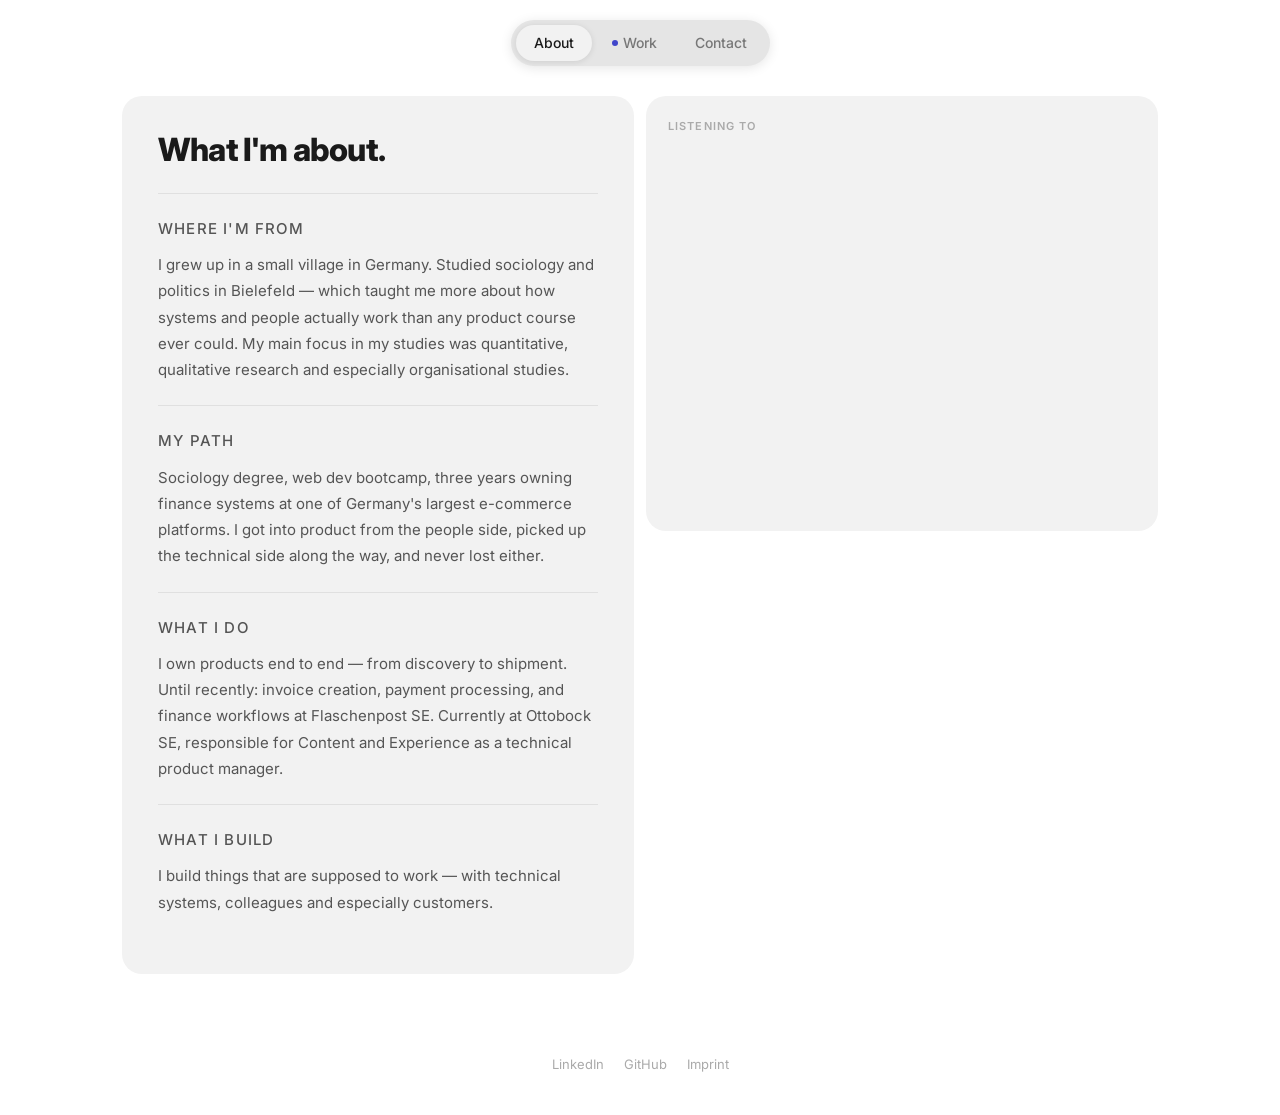
<file: index.html>
<!DOCTYPE html>
<html lang="en">
<head>
  <meta charset="UTF-8">
  <meta name="viewport" content="width=device-width, initial-scale=1.0">
  <!-- Privacy-friendly analytics by Plausible -->
  <script async src="https://plausible.io/js/pa-Mt-psAKQ--1QZuhB_ytPD.js"></script>
  <script>
    window.plausible=window.plausible||function(){(plausible.q=plausible.q||[]).push(arguments)},plausible.init=plausible.init||function(i){plausible.o=i||{}};
    plausible.init()
  </script>
  <title>Alicia Mengelkamp — Senior Product Manager</title>
  <link rel="preconnect" href="https://fonts.googleapis.com">
  <link rel="preconnect" href="https://fonts.gstatic.com" crossorigin>
  <link href="https://fonts.googleapis.com/css2?family=Inter:wght@400;500;600;700;800&display=swap" rel="stylesheet">
  <link rel="stylesheet" href="style.css">
</head>
<body>

  <nav class="nav-fixed">
    <div class="nav-pill">
      <a href="index.html" class="active">About</a>
      <a href="work.html"><span class="work-dot"></span>Work</a>
      <a href="contact.html">Contact</a>
    </div>
  </nav>

  <div class="about-layout">

    <!-- Left: main about card -->
    <div class="card">
      <h1 class="about-heading">What I'm about.</h1>
      <hr class="about-heading-divider">

      <div class="about-section">
        <p class="about-section-label">Where I'm from</p>
        <p>I grew up in a small village in Germany. Studied sociology and politics in Bielefeld — which taught me more about how systems and people actually work than any product course ever could. My main focus in my studies was quantitative, qualitative research and especially organisational studies.</p>
      </div>

      <div class="about-section">
        <p class="about-section-label">My path</p>
        <p>Sociology degree, web dev bootcamp, three years owning finance systems at one of Germany's largest e-commerce platforms. I got into product from the people side, picked up the technical side along the way, and never lost either.</p>
      </div>

      <div class="about-section">
        <p class="about-section-label">What I do</p>
        <p>I own products end to end — from discovery to shipment. Until recently: invoice creation, payment processing, and finance workflows at Flaschenpost SE. Currently at Ottobock SE, responsible for Content and Experience as a technical product manager.</p>
      </div>

      <div class="about-section">
        <p class="about-section-label">What I build</p>
        <p>I build things that are supposed to work — with technical systems, colleagues and especially customers.</p>
      </div>
    </div>

    <!-- Right: sidebar -->
    <div class="about-sidebar">

      <!-- Spotify embed -->
      <div class="card spotify-card">
        <p class="spotify-listening-label">Listening to</p>
        <iframe style="border-radius:12px; margin-top:14px;" src="https://open.spotify.com/embed/album/6XVx5wCqkpSZRCOHslBVK6?utm_source=generator" width="100%" height="352" frameborder="0" allowfullscreen="" allow="autoplay; clipboard-write; encrypted-media; fullscreen; picture-in-picture" loading="lazy"></iframe>
      </div>

      <!-- Gallery card hidden
      <div class="card gallery-card">
        <img class="gallery-slide active" src="gallery/1.jpeg" alt="">
        <img class="gallery-slide" src="gallery/2.jpeg" alt="">
        <img class="gallery-slide" src="gallery/3.jpeg" alt="">
      </div>
      -->

    </div>

  </div>

  <footer>
    <a href="https://www.linkedin.com/in/amengelkamp/" target="_blank" rel="noopener">LinkedIn</a>
    <a href="https://github.com/amengelkamp" target="_blank" rel="noopener">GitHub</a>
    <a href="impressum.html">Imprint</a>
  </footer>

  <script>
    const slides = document.querySelectorAll('.gallery-slide');
    let current = 0;
    setInterval(() => {
      slides[current].classList.remove('active');
      current = (current + 1) % slides.length;
      slides[current].classList.add('active');
    }, 3000);
  </script>

</body>
</html>
</file>
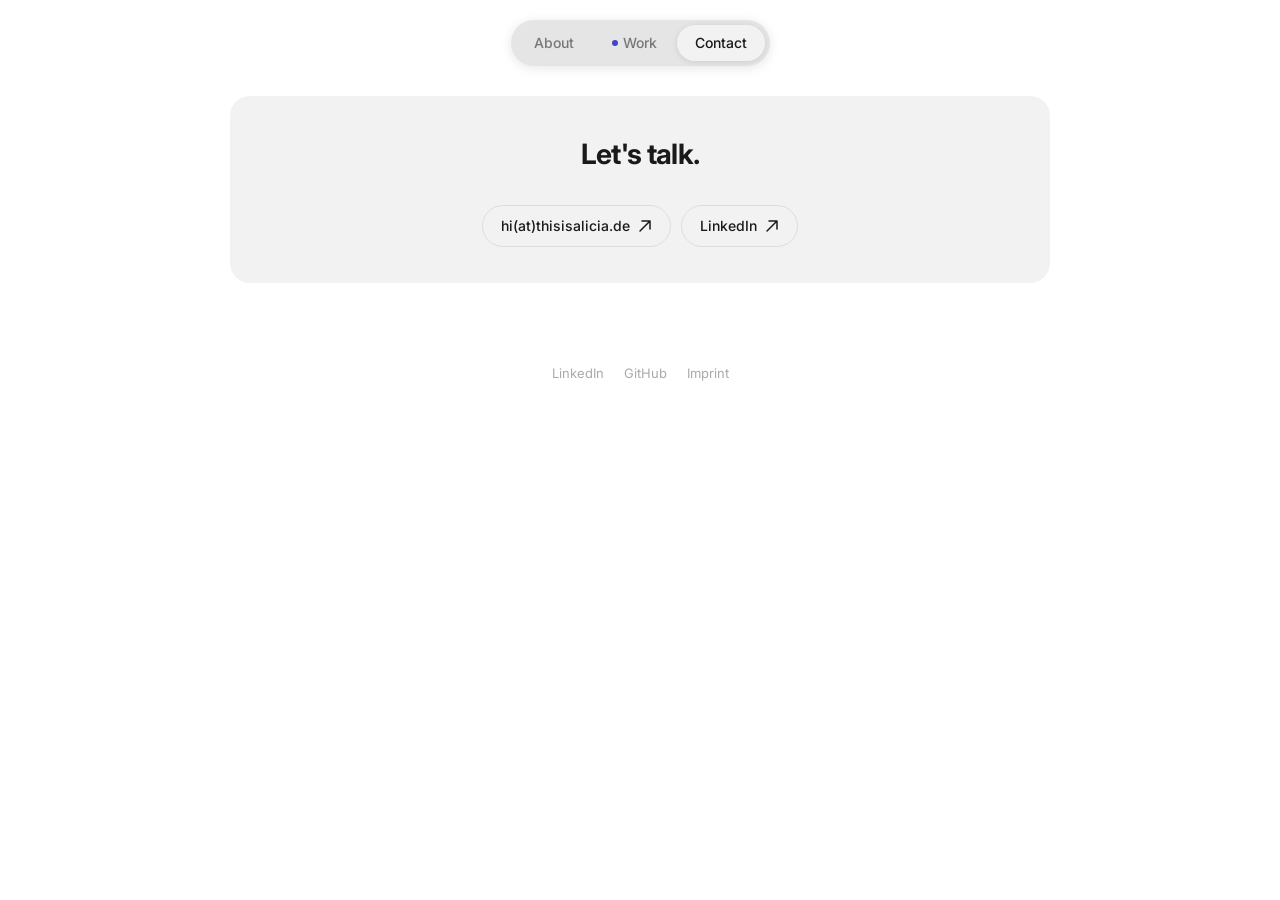
<file: contact.html>
<!DOCTYPE html>
<html lang="en">
<head>
  <meta charset="UTF-8">
  <meta name="viewport" content="width=device-width, initial-scale=1.0">
  <!-- Privacy-friendly analytics by Plausible -->
  <script async src="https://plausible.io/js/pa-Mt-psAKQ--1QZuhB_ytPD.js"></script>
  <script>
    window.plausible=window.plausible||function(){(plausible.q=plausible.q||[]).push(arguments)},plausible.init=plausible.init||function(i){plausible.o=i||{}};
    plausible.init()
  </script>
  <title>Contact — Alicia Mengelkamp</title>
  <link rel="preconnect" href="https://fonts.googleapis.com">
  <link rel="preconnect" href="https://fonts.gstatic.com" crossorigin>
  <link href="https://fonts.googleapis.com/css2?family=Inter:wght@400;500;600;700;800&display=swap" rel="stylesheet">
  <link rel="stylesheet" href="style.css">
</head>
<body>

  <nav class="nav-fixed">
    <div class="nav-pill">
      <a href="index.html">About</a>
      <a href="work.html"><span class="work-dot"></span>Work</a>
      <a href="contact.html" class="active">Contact</a>
    </div>
  </nav>

  <main>

    <div class="card contact-wrap">
      <h2>Let's talk.</h2>
      <div class="contact-row">
        <a href="mailto:hi@thisisalicia.de" class="btn">hi(at)thisisalicia.de <svg class="arrow" viewBox="0 0 14 14" fill="none" xmlns="http://www.w3.org/2000/svg"><path d="M2 12L12 2M12 2H4M12 2V10" stroke="currentColor" stroke-width="1.5" stroke-linecap="round" stroke-linejoin="round"/></svg></a>
        <a href="https://www.linkedin.com/in/amengelkamp/" target="_blank" rel="noopener" class="btn-outline">LinkedIn <svg class="arrow" viewBox="0 0 14 14" fill="none" xmlns="http://www.w3.org/2000/svg"><path d="M2 12L12 2M12 2H4M12 2V10" stroke="currentColor" stroke-width="1.5" stroke-linecap="round" stroke-linejoin="round"/></svg></a>
      </div>
    </div>

  </main>

  <footer>
    <a href="https://www.linkedin.com/in/amengelkamp/" target="_blank" rel="noopener">LinkedIn</a>
    <a href="https://github.com/amengelkamp" target="_blank" rel="noopener">GitHub</a>
    <a href="impressum.html">Imprint</a>
  </footer>

</body>
</html>
</file>
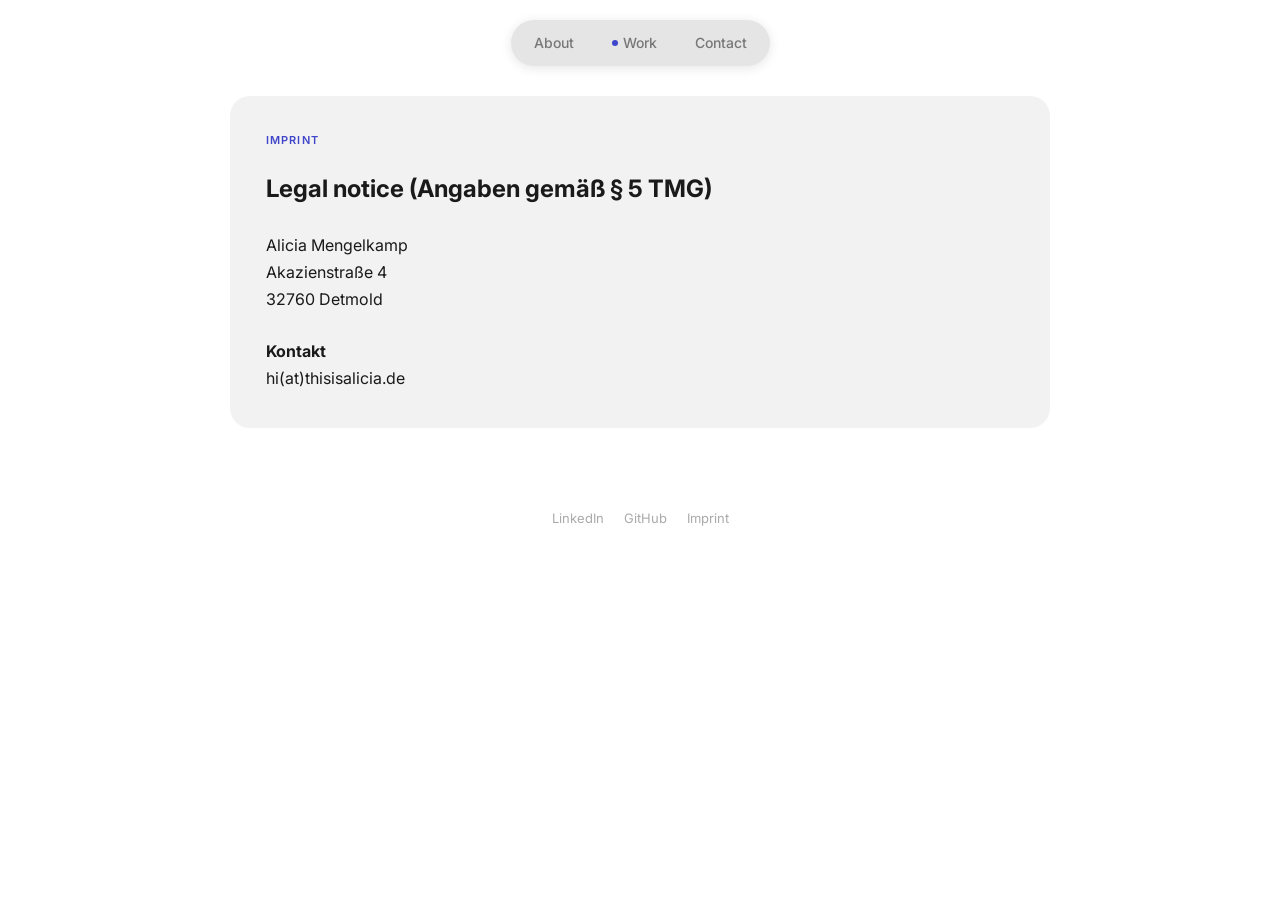
<file: impressum.html>
<!DOCTYPE html>
<html lang="de">
<head>
  <meta charset="UTF-8">
  <meta name="viewport" content="width=device-width, initial-scale=1.0">
  <!-- Privacy-friendly analytics by Plausible -->
  <script async src="https://plausible.io/js/pa-Mt-psAKQ--1QZuhB_ytPD.js"></script>
  <script>
    window.plausible=window.plausible||function(){(plausible.q=plausible.q||[]).push(arguments)},plausible.init=plausible.init||function(i){plausible.o=i||{}};
    plausible.init()
  </script>
  <title>Imprint — Alicia Mengelkamp</title>
  <link rel="preconnect" href="https://fonts.googleapis.com">
  <link rel="preconnect" href="https://fonts.gstatic.com" crossorigin>
  <link href="https://fonts.googleapis.com/css2?family=Inter:wght@400;500;600;700;800&display=swap" rel="stylesheet">
  <link rel="stylesheet" href="style.css">
</head>
<body>

  <nav class="nav-fixed">
    <div class="nav-pill">
      <a href="index.html">About</a>
      <a href="work.html"><span class="work-dot"></span>Work</a>
      <a href="contact.html">Contact</a>
    </div>
  </nav>

  <main>

    <div class="card">
      <p class="section-label">Imprint</p>
      <h2>Legal notice (Angaben gemäß § 5 TMG)</h2>

      <p style="margin-top: 24px; line-height: 1.7;">
        Alicia Mengelkamp<br>
        Akazienstraße 4<br>
        32760 Detmold
      </p>

      <p style="margin-top: 24px; line-height: 1.7;">
        <strong>Kontakt</strong><br>
        hi(at)thisisalicia.de
      </p>
    </div>

  </main>

  <footer>
    <a href="https://www.linkedin.com/in/amengelkamp/" target="_blank" rel="noopener">LinkedIn</a>
    <a href="https://github.com/amengelkamp" target="_blank" rel="noopener">GitHub</a>
    <a href="impressum.html">Imprint</a>
  </footer>

</body>
</html>
</file>
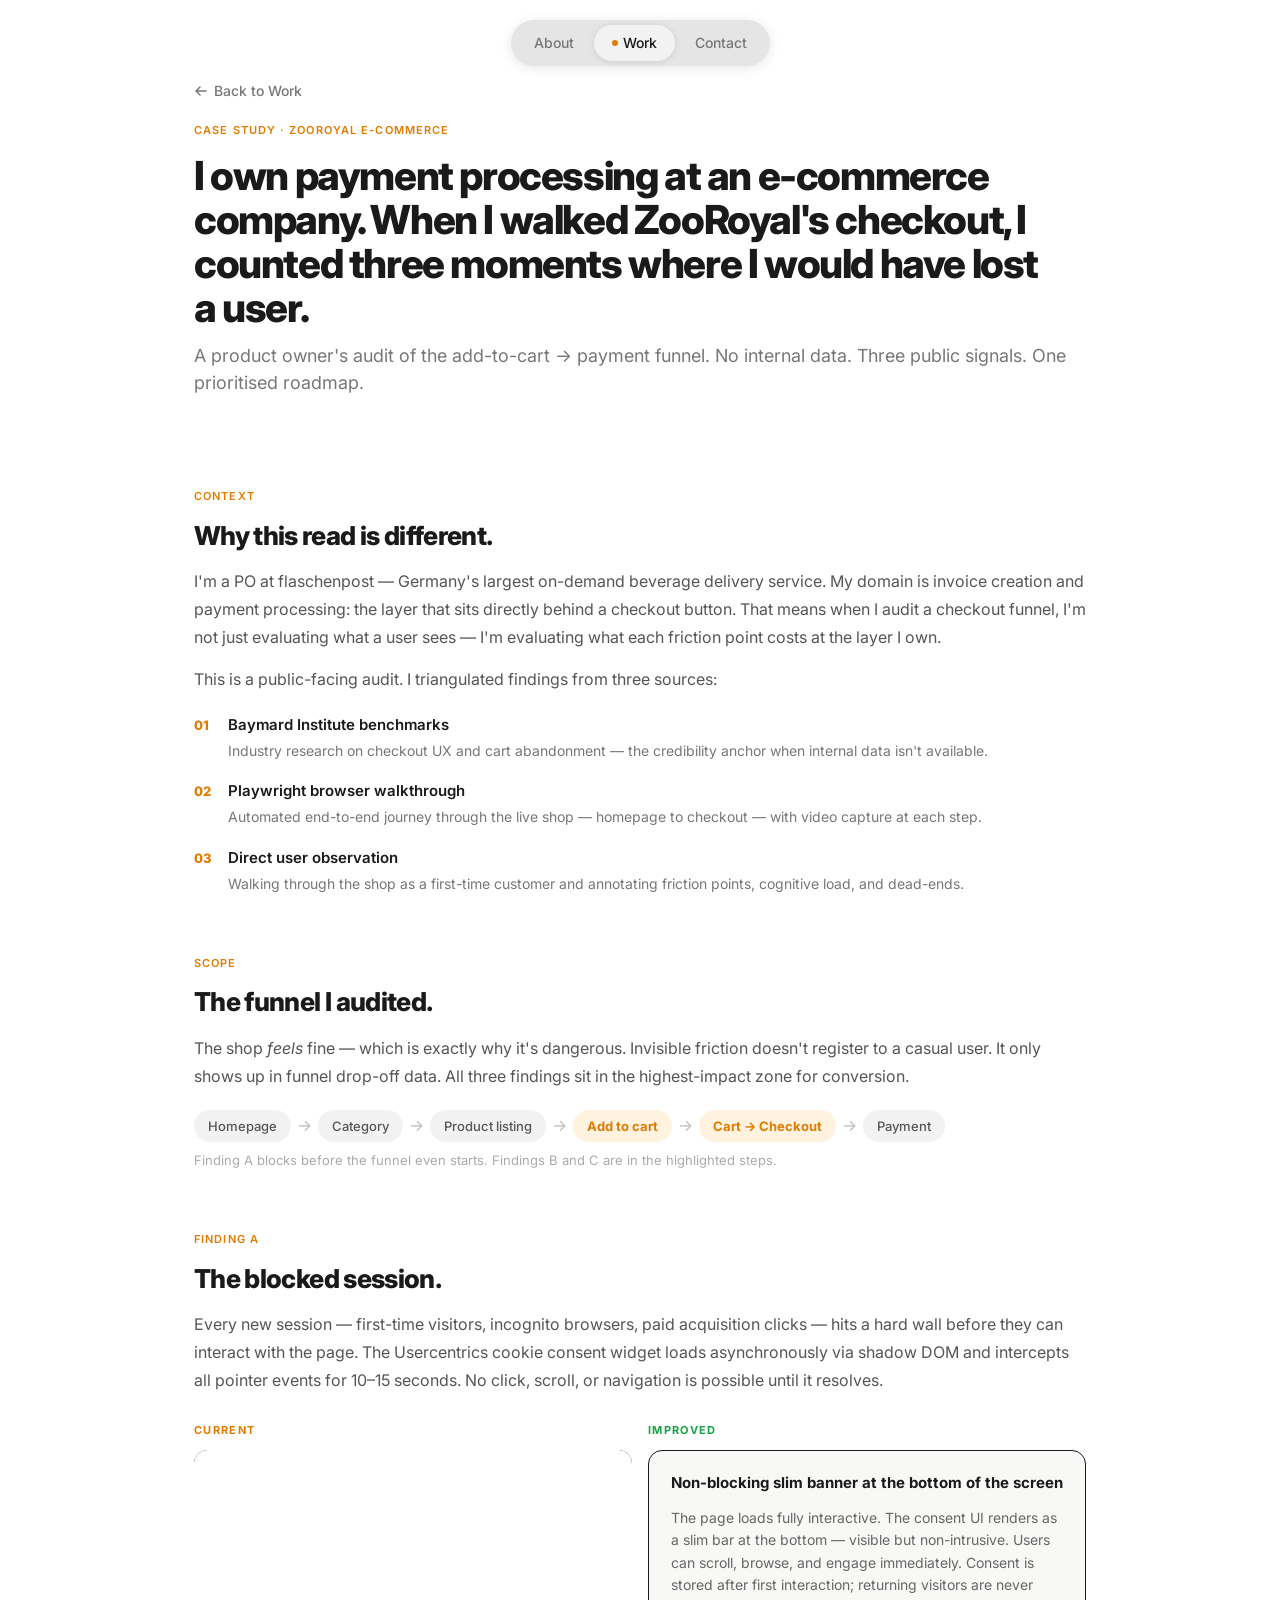
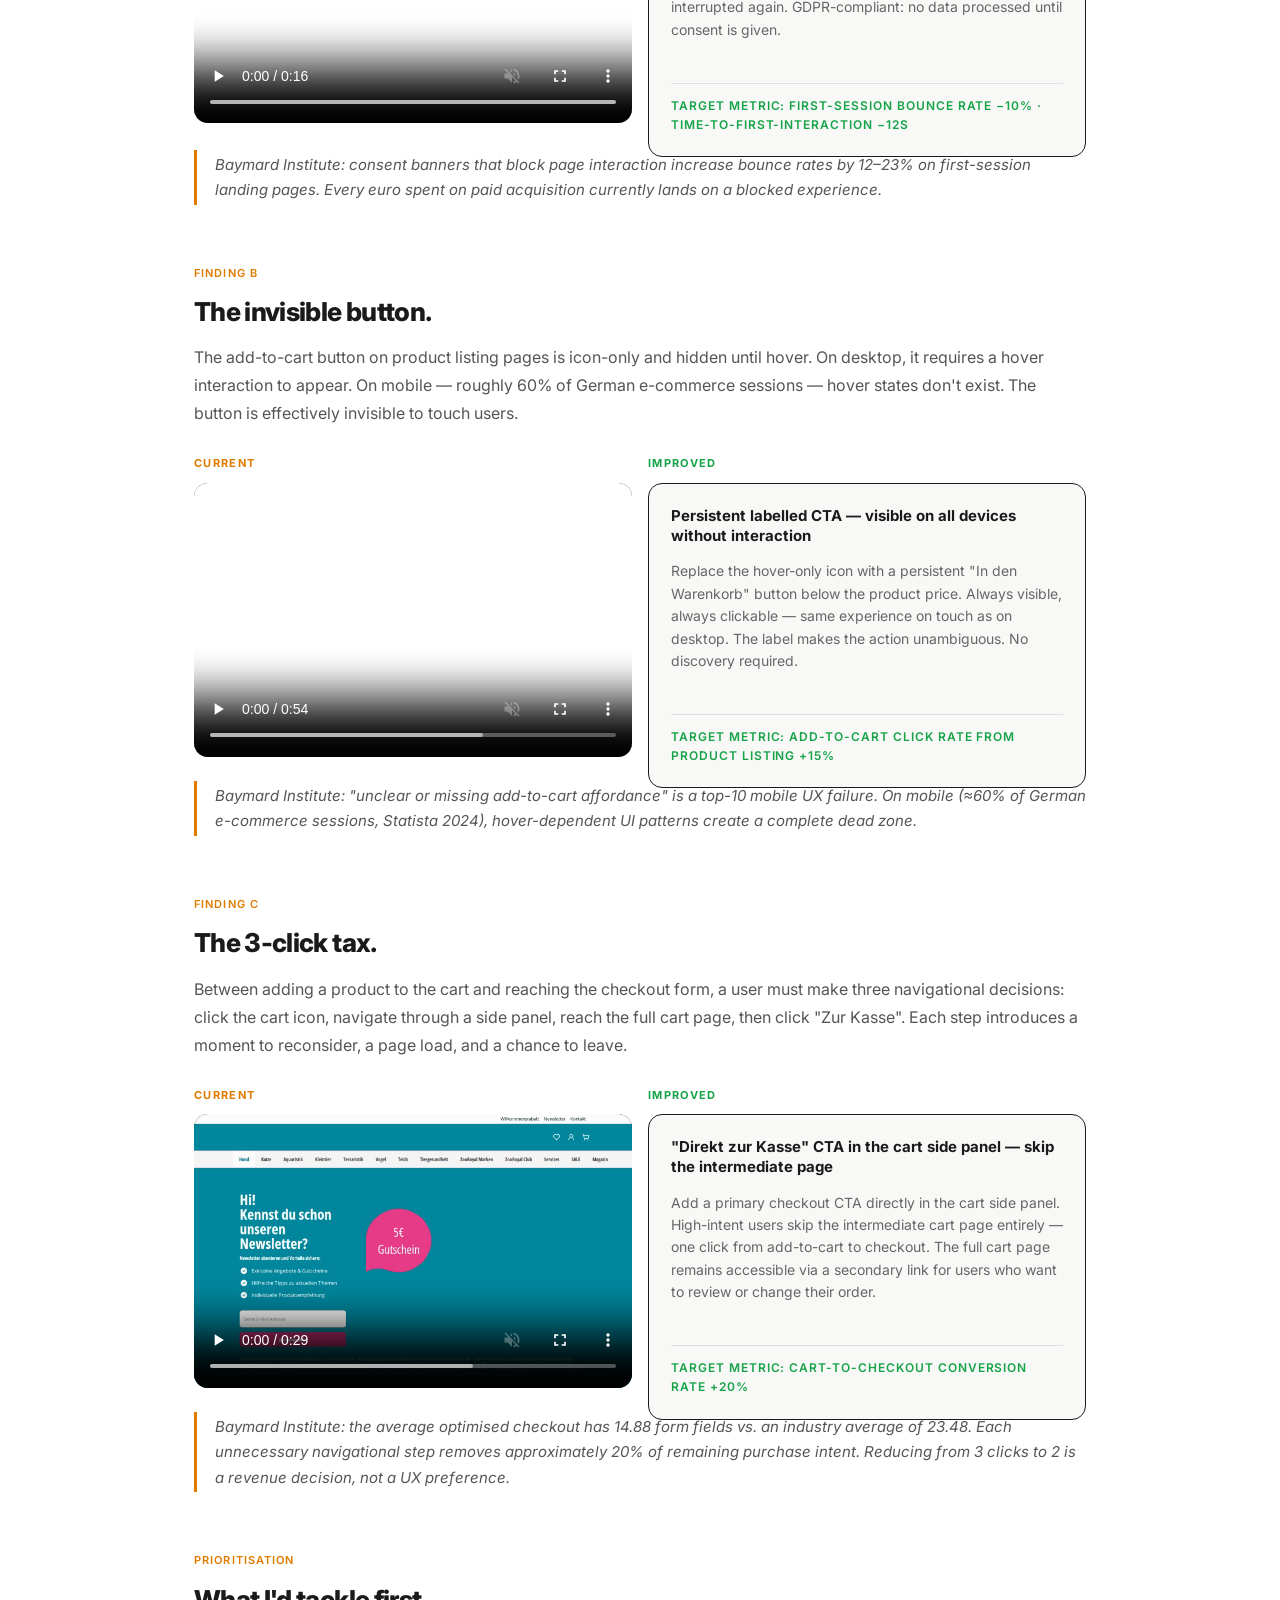
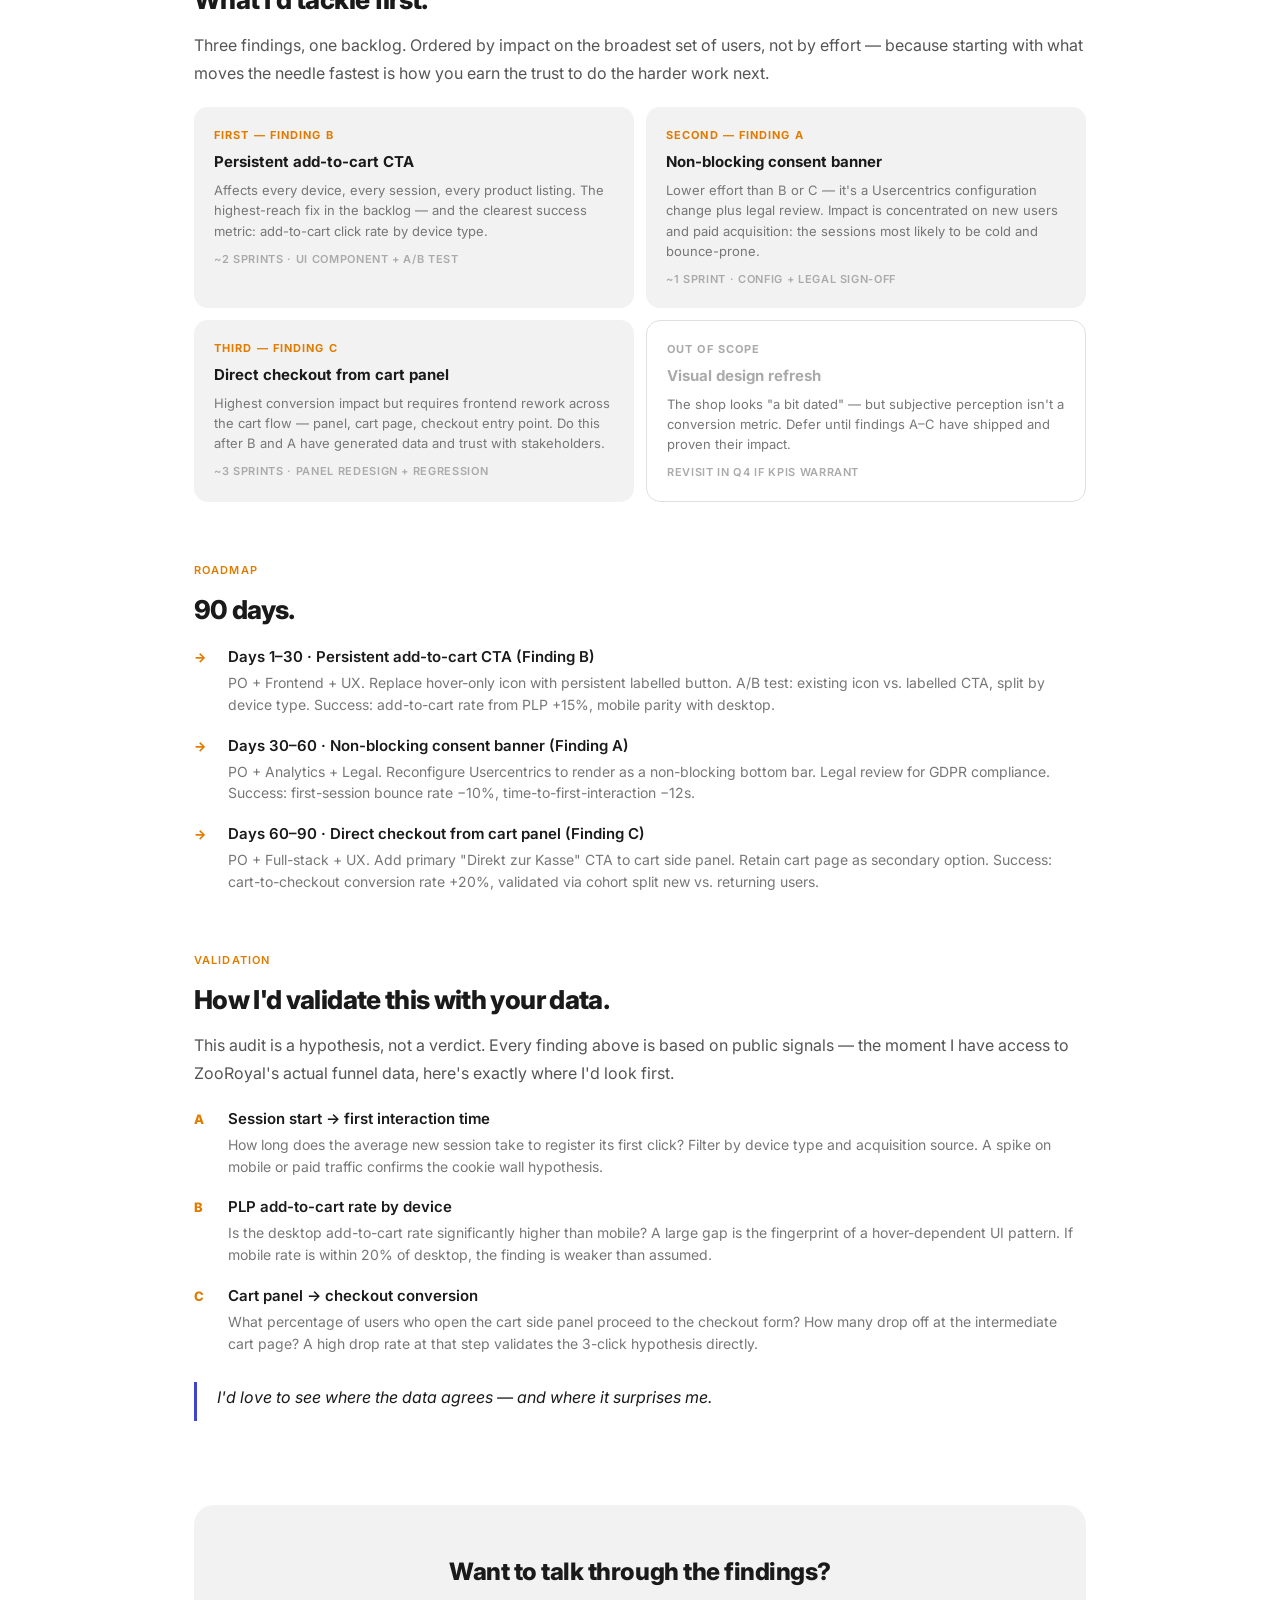
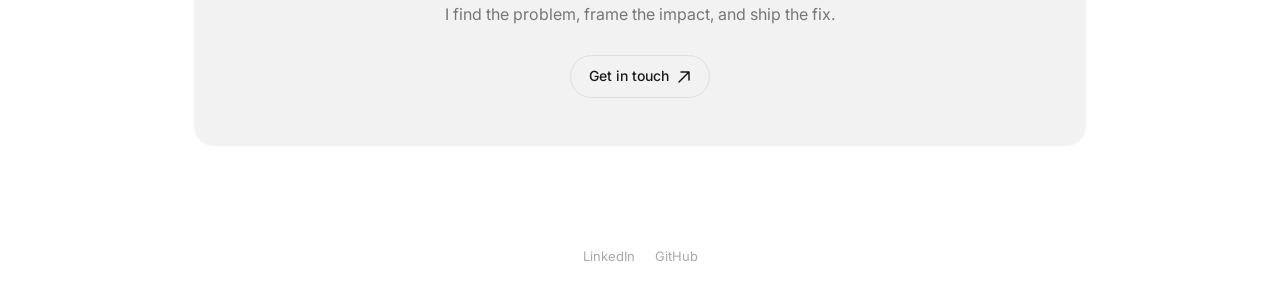
<file: zooroyal.html>
<!DOCTYPE html>
<html lang="en">
<head>
  <meta charset="UTF-8">
  <meta name="viewport" content="width=device-width, initial-scale=1.0">
  <title>ZooRoyal Checkout Audit — Alicia Mengelkamp</title>
  <link rel="preconnect" href="https://fonts.googleapis.com">
  <link rel="preconnect" href="https://fonts.gstatic.com" crossorigin>
  <link href="https://fonts.googleapis.com/css2?family=Inter:wght@400;500;600;700;800&display=swap" rel="stylesheet">
  <link rel="stylesheet" href="style.css">
  <style>
    .case-section-label { color: #e07b00; }
    .item-num           { color: #e07b00; font-weight: 800; }
    .work-dot           { background: #e07b00; }
    .case-hero-title    { font-weight: 800; }
    .case-heading       { font-weight: 800; }

    /* Finding layout: video left, mockup right */
    .finding-split {
      display: grid;
      grid-template-columns: 1fr 1fr;
      gap: 16px;
      margin-top: 28px;
    }
    @media (max-width: 640px) {
      .finding-split { grid-template-columns: 1fr; }
    }

    .finding-side-label {
      font-size: 11px;
      font-weight: 700;
      letter-spacing: 0.12em;
      text-transform: uppercase;
      margin-bottom: 10px;
    }
    .finding-side-label.current  { color: #e07b00; }
    .finding-side-label.improved { color: #17a349; }

    /* Video card */
    .finding-video-wrap {
      background: #111;
      border-radius: 14px;
      overflow: hidden;
      aspect-ratio: 16/10;
      position: relative;
    }
    .finding-video-wrap video {
      width: 100%;
      height: 100%;
      object-fit: cover;
      display: block;
    }

    /* Improved mockup card */
    .finding-mockup-card {
      background: #f8f8f6;
      border: 1.5px solid #1a1a1a;
      border-radius: 14px;
      padding: 22px;
      display: flex;
      flex-direction: column;
      gap: 14px;
      height: 100%;
    }

    .finding-mockup-card .mockup-change {
      font-size: 15px;
      font-weight: 700;
      color: #1a1a1a;
      line-height: 1.35;
    }

    .finding-mockup-card .mockup-detail {
      font-size: 14px;
      color: #666;
      line-height: 1.6;
      flex: 1;
    }

    .finding-mockup-card .mockup-metric {
      font-size: 12px;
      font-weight: 600;
      letter-spacing: 0.08em;
      text-transform: uppercase;
      color: #17a349;
      border-top: 1px solid #e0e0e0;
      padding-top: 12px;
    }

    /* Baymard benchmark callout */
    .benchmark {
      border-left: 3px solid #e07b00;
      padding: 2px 0 2px 18px;
      margin-top: 20px;
    }
    .benchmark p {
      font-size: 15px;
      line-height: 1.7;
      color: #555;
      font-style: italic;
    }

    /* Funnel strip */
    .funnel-strip {
      display: flex;
      align-items: center;
      flex-wrap: wrap;
      gap: 6px;
      margin: 20px 0 8px;
    }
    .funnel-node {
      font-size: 13px;
      font-weight: 500;
      padding: 6px 14px;
      border-radius: 100px;
      background: #f2f2f2;
      color: #555;
      white-space: nowrap;
    }
    .funnel-node.highlighted {
      background: #fff3e0;
      color: #e07b00;
      font-weight: 700;
    }
    .funnel-arrow { color: #bbb; font-size: 1rem; }

    /* Priority grid */
    .priority-grid {
      display: grid;
      grid-template-columns: 1fr 1fr;
      gap: 12px;
      margin-top: 20px;
    }
    @media (max-width: 540px) {
      .priority-grid { grid-template-columns: 1fr; }
    }
    .priority-card {
      background: #f2f2f2;
      border-radius: 14px;
      padding: 20px;
    }
    .priority-card .p-tag {
      font-size: 11px;
      font-weight: 700;
      letter-spacing: 0.1em;
      text-transform: uppercase;
      color: #e07b00;
      margin-bottom: 6px;
    }
    .priority-card h3 {
      font-size: 15px;
      font-weight: 700;
      margin-bottom: 6px;
      color: #1a1a1a;
    }
    .priority-card p {
      font-size: 13px;
      color: #777;
      line-height: 1.55;
      margin: 0;
    }
    .priority-card .p-effort {
      font-size: 11px;
      font-weight: 600;
      letter-spacing: 0.06em;
      text-transform: uppercase;
      color: #aaa;
      margin-top: 10px;
    }
  </style>
</head>
<body>

  <nav class="nav-fixed">
    <div class="nav-pill">
      <a href="index.html">About</a>
      <a href="work.html" class="active"><span class="work-dot"></span>Work</a>
      <a href="contact.html">Contact</a>
    </div>
  </nav>

  <div class="case-layout">

    <a href="work.html" class="case-back">
      <svg width="14" height="14" viewBox="0 0 14 14" fill="none"><path d="M12 7H2M2 7L6 3M2 7L6 11" stroke="currentColor" stroke-width="1.5" stroke-linecap="round" stroke-linejoin="round"/></svg>
      Back to Work
    </a>

    <!-- 1. Hook -->
    <div>
      <p class="case-section-label">Case Study · ZooRoyal E-Commerce</p>
      <h1 class="case-hero-title">I own payment processing at an&nbsp;e-commerce company. When I walked ZooRoyal's checkout, I counted three moments where I would have lost a&nbsp;user.</h1>
      <p class="case-hero-sub">A product owner's audit of the add-to-cart → payment funnel. No internal data. Three public signals. One prioritised roadmap.</p>
    </div>

    <!-- 2. Why my read is different -->
    <div>
      <p class="case-section-label">Context</p>
      <h2 class="case-heading">Why this read is different.</h2>
      <p class="case-body">I'm a PO at flaschenpost — Germany's largest on-demand beverage delivery service. My domain is invoice creation and payment processing: the layer that sits directly behind a checkout button. That means when I audit a checkout funnel, I'm not just evaluating what a user sees — I'm evaluating what each friction point costs at the layer I own.</p>
      <p class="case-body">This is a public-facing audit. I triangulated findings from three sources:</p>

      <div class="item-list" style="margin-top: 20px;">
        <div class="item-list-item">
          <span class="item-num">01</span>
          <div>
            <p class="item-title">Baymard Institute benchmarks</p>
            <p class="item-desc">Industry research on checkout UX and cart abandonment — the credibility anchor when internal data isn't available.</p>
          </div>
        </div>
        <div class="item-list-item">
          <span class="item-num">02</span>
          <div>
            <p class="item-title">Playwright browser walkthrough</p>
            <p class="item-desc">Automated end-to-end journey through the live shop — homepage to checkout — with video capture at each step.</p>
          </div>
        </div>
        <div class="item-list-item">
          <span class="item-num">03</span>
          <div>
            <p class="item-title">Direct user observation</p>
            <p class="item-desc">Walking through the shop as a first-time customer and annotating friction points, cognitive load, and dead-ends.</p>
          </div>
        </div>
      </div>
    </div>

    <!-- 3. Funnel scope -->
    <div>
      <p class="case-section-label">Scope</p>
      <h2 class="case-heading">The funnel I audited.</h2>
      <p class="case-body">The shop <em>feels</em> fine — which is exactly why it's dangerous. Invisible friction doesn't register to a casual user. It only shows up in funnel drop-off data. All three findings sit in the highest-impact zone for conversion.</p>

      <div class="funnel-strip">
        <span class="funnel-node">Homepage</span>
        <span class="funnel-arrow">→</span>
        <span class="funnel-node">Category</span>
        <span class="funnel-arrow">→</span>
        <span class="funnel-node">Product listing</span>
        <span class="funnel-arrow">→</span>
        <span class="funnel-node highlighted">Add to cart</span>
        <span class="funnel-arrow">→</span>
        <span class="funnel-node highlighted">Cart → Checkout</span>
        <span class="funnel-arrow">→</span>
        <span class="funnel-node">Payment</span>
      </div>
      <p style="font-size:13px;color:#aaa;margin-top:6px;">Finding A blocks before the funnel even starts. Findings B and C are in the highlighted steps.</p>
    </div>

    <!-- 4. Finding A -->
    <div>
      <p class="case-section-label">Finding A</p>
      <h2 class="case-heading">The blocked session.</h2>
      <p class="case-body">Every new session — first-time visitors, incognito browsers, paid acquisition clicks — hits a hard wall before they can interact with the page. The Usercentrics cookie consent widget loads asynchronously via shadow DOM and intercepts all pointer events for 10–15 seconds. No click, scroll, or navigation is possible until it resolves.</p>

      <div class="finding-split">
        <div>
          <p class="finding-side-label current">Current</p>
          <div class="finding-video-wrap">
            <video controls playsinline muted loop>
              <source src="videos/zooroyal/clip-01-cookie-wall.webm" type="video/webm">
            </video>
          </div>
        </div>
        <div>
          <p class="finding-side-label improved">Improved</p>
          <div class="finding-mockup-card">
            <p class="mockup-change">Non-blocking slim banner at the bottom of the screen</p>
            <p class="mockup-detail">The page loads fully interactive. The consent UI renders as a slim bar at the bottom — visible but non-intrusive. Users can scroll, browse, and engage immediately. Consent is stored after first interaction; returning visitors are never interrupted again. GDPR-compliant: no data processed until consent is given.</p>
            <p class="mockup-metric">Target metric: first-session bounce rate −10% · time-to-first-interaction −12s</p>
          </div>
        </div>
      </div>

      <div class="benchmark">
        <p>Baymard Institute: consent banners that block page interaction increase bounce rates by 12–23% on first-session landing pages. Every euro spent on paid acquisition currently lands on a blocked experience.</p>
      </div>
    </div>

    <!-- 5. Finding B -->
    <div>
      <p class="case-section-label">Finding B</p>
      <h2 class="case-heading">The invisible button.</h2>
      <p class="case-body">The add-to-cart button on product listing pages is icon-only and hidden until hover. On desktop, it requires a hover interaction to appear. On mobile — roughly 60% of German e-commerce sessions — hover states don't exist. The button is effectively invisible to touch users.</p>

      <div class="finding-split">
        <div>
          <p class="finding-side-label current">Current</p>
          <div class="finding-video-wrap">
            <video controls playsinline muted loop>
              <source src="videos/zooroyal/clip-02-invisible-button.webm" type="video/webm">
            </video>
          </div>
        </div>
        <div>
          <p class="finding-side-label improved">Improved</p>
          <div class="finding-mockup-card">
            <p class="mockup-change">Persistent labelled CTA — visible on all devices without interaction</p>
            <p class="mockup-detail">Replace the hover-only icon with a persistent "In den Warenkorb" button below the product price. Always visible, always clickable — same experience on touch as on desktop. The label makes the action unambiguous. No discovery required.</p>
            <p class="mockup-metric">Target metric: add-to-cart click rate from product listing +15%</p>
          </div>
        </div>
      </div>

      <div class="benchmark">
        <p>Baymard Institute: "unclear or missing add-to-cart affordance" is a top-10 mobile UX failure. On mobile (≈60% of German e-commerce sessions, Statista 2024), hover-dependent UI patterns create a complete dead zone.</p>
      </div>
    </div>

    <!-- 6. Finding C -->
    <div>
      <p class="case-section-label">Finding C</p>
      <h2 class="case-heading">The 3-click tax.</h2>
      <p class="case-body">Between adding a product to the cart and reaching the checkout form, a user must make three navigational decisions: click the cart icon, navigate through a side panel, reach the full cart page, then click "Zur Kasse". Each step introduces a moment to reconsider, a page load, and a chance to leave.</p>

      <div class="finding-split">
        <div>
          <p class="finding-side-label current">Current</p>
          <div class="finding-video-wrap">
            <video controls playsinline muted loop>
              <source src="videos/zooroyal/clip-03-three-clicks.webm" type="video/webm">
            </video>
          </div>
        </div>
        <div>
          <p class="finding-side-label improved">Improved</p>
          <div class="finding-mockup-card">
            <p class="mockup-change">"Direkt zur Kasse" CTA in the cart side panel — skip the intermediate page</p>
            <p class="mockup-detail">Add a primary checkout CTA directly in the cart side panel. High-intent users skip the intermediate cart page entirely — one click from add-to-cart to checkout. The full cart page remains accessible via a secondary link for users who want to review or change their order.</p>
            <p class="mockup-metric">Target metric: cart-to-checkout conversion rate +20%</p>
          </div>
        </div>
      </div>

      <div class="benchmark">
        <p>Baymard Institute: the average optimised checkout has 14.88 form fields vs. an industry average of 23.48. Each unnecessary navigational step removes approximately 20% of remaining purchase intent. Reducing from 3 clicks to 2 is a revenue decision, not a UX preference.</p>
      </div>
    </div>

    <!-- 7. Prioritisation -->
    <div>
      <p class="case-section-label">Prioritisation</p>
      <h2 class="case-heading">What I'd tackle first.</h2>
      <p class="case-body">Three findings, one backlog. Ordered by impact on the broadest set of users, not by effort — because starting with what moves the needle fastest is how you earn the trust to do the harder work next.</p>

      <div class="priority-grid">
        <div class="priority-card">
          <p class="p-tag">First — Finding B</p>
          <h3>Persistent add-to-cart CTA</h3>
          <p>Affects every device, every session, every product listing. The highest-reach fix in the backlog — and the clearest success metric: add-to-cart click rate by device type.</p>
          <p class="p-effort">~2 sprints · UI component + A/B test</p>
        </div>
        <div class="priority-card">
          <p class="p-tag">Second — Finding A</p>
          <h3>Non-blocking consent banner</h3>
          <p>Lower effort than B or C — it's a Usercentrics configuration change plus legal review. Impact is concentrated on new users and paid acquisition: the sessions most likely to be cold and bounce-prone.</p>
          <p class="p-effort">~1 sprint · Config + legal sign-off</p>
        </div>
        <div class="priority-card">
          <p class="p-tag">Third — Finding C</p>
          <h3>Direct checkout from cart panel</h3>
          <p>Highest conversion impact but requires frontend rework across the cart flow — panel, cart page, checkout entry point. Do this after B and A have generated data and trust with stakeholders.</p>
          <p class="p-effort">~3 sprints · Panel redesign + regression</p>
        </div>
        <div class="priority-card" style="background: white; border: 1.5px solid #e0e0e0;">
          <p class="p-tag" style="color:#aaa;">Out of scope</p>
          <h3 style="color:#aaa;">Visual design refresh</h3>
          <p>The shop looks "a bit dated" — but subjective perception isn't a conversion metric. Defer until findings A–C have shipped and proven their impact.</p>
          <p class="p-effort">Revisit in Q4 if KPIs warrant</p>
        </div>
      </div>
    </div>

    <!-- 8. 90-day roadmap -->
    <div>
      <p class="case-section-label">Roadmap</p>
      <h2 class="case-heading">90 days.</h2>

      <div class="item-list" style="margin-top: 20px;">
        <div class="item-list-item">
          <span class="item-num">→</span>
          <div>
            <p class="item-title">Days 1–30 · Persistent add-to-cart CTA (Finding B)</p>
            <p class="item-desc">PO + Frontend + UX. Replace hover-only icon with persistent labelled button. A/B test: existing icon vs. labelled CTA, split by device type. Success: add-to-cart rate from PLP +15%, mobile parity with desktop.</p>
          </div>
        </div>
        <div class="item-list-item">
          <span class="item-num">→</span>
          <div>
            <p class="item-title">Days 30–60 · Non-blocking consent banner (Finding A)</p>
            <p class="item-desc">PO + Analytics + Legal. Reconfigure Usercentrics to render as a non-blocking bottom bar. Legal review for GDPR compliance. Success: first-session bounce rate −10%, time-to-first-interaction −12s.</p>
          </div>
        </div>
        <div class="item-list-item">
          <span class="item-num">→</span>
          <div>
            <p class="item-title">Days 60–90 · Direct checkout from cart panel (Finding C)</p>
            <p class="item-desc">PO + Full-stack + UX. Add primary "Direkt zur Kasse" CTA to cart side panel. Retain cart page as secondary option. Success: cart-to-checkout conversion rate +20%, validated via cohort split new vs. returning users.</p>
          </div>
        </div>
      </div>
    </div>

    <!-- 9. Validation -->
    <div>
      <p class="case-section-label">Validation</p>
      <h2 class="case-heading">How I'd validate this with your data.</h2>
      <p class="case-body">This audit is a hypothesis, not a verdict. Every finding above is based on public signals — the moment I have access to ZooRoyal's actual funnel data, here's exactly where I'd look first.</p>

      <div class="item-list" style="margin-top: 20px;">
        <div class="item-list-item">
          <span class="item-num">A</span>
          <div>
            <p class="item-title">Session start → first interaction time</p>
            <p class="item-desc">How long does the average new session take to register its first click? Filter by device type and acquisition source. A spike on mobile or paid traffic confirms the cookie wall hypothesis.</p>
          </div>
        </div>
        <div class="item-list-item">
          <span class="item-num">B</span>
          <div>
            <p class="item-title">PLP add-to-cart rate by device</p>
            <p class="item-desc">Is the desktop add-to-cart rate significantly higher than mobile? A large gap is the fingerprint of a hover-dependent UI pattern. If mobile rate is within 20% of desktop, the finding is weaker than assumed.</p>
          </div>
        </div>
        <div class="item-list-item">
          <span class="item-num">C</span>
          <div>
            <p class="item-title">Cart panel → checkout conversion</p>
            <p class="item-desc">What percentage of users who open the cart side panel proceed to the checkout form? How many drop off at the intermediate cart page? A high drop rate at that step validates the 3-click hypothesis directly.</p>
          </div>
        </div>
      </div>

      <div class="quote-block" style="margin-top: 28px;">
        <p>I'd love to see where the data agrees — and where it surprises me.</p>
      </div>
    </div>

    <!-- CTA -->
    <div class="case-cta">
      <h2>Want to talk through the findings?</h2>
      <p>I find the problem, frame the impact, and ship the fix.</p>
      <a href="contact.html" class="btn">Get in touch <svg class="arrow" viewBox="0 0 14 14" fill="none" xmlns="http://www.w3.org/2000/svg"><path d="M2 12L12 2M12 2H4M12 2V10" stroke="currentColor" stroke-width="1.5" stroke-linecap="round" stroke-linejoin="round"/></svg></a>
    </div>

  </div>

  <footer>
    <a href="https://www.linkedin.com/in/amengelkamp/" target="_blank" rel="noopener">LinkedIn</a>
    <a href="https://github.com/amengelkamp" target="_blank" rel="noopener">GitHub</a>
  </footer>

</body>
</html>
</file>
<file: style.css>
*, *::before, *::after { box-sizing: border-box; margin: 0; padding: 0; }

:root {
  --accent: #4046ca;
  --text: #1a1a1a;
  --muted: #777;
  --subtle: #aaa;
  --bg: #ffffff;
  --card: #f2f2f2;
  --border: #e0e0e0;
  --nav-bg: #e5e5e5;
  --max: 660px;
}

html { scroll-behavior: smooth; }

body {
  font-family: 'Inter', sans-serif;
  background: var(--bg);
  color: var(--text);
  font-size: 16px;
  line-height: 1.6;
}

/* ── Floating pill nav ── */
.nav-fixed {
  position: fixed;
  top: 20px;
  left: 0;
  right: 0;
  z-index: 100;
  display: flex;
  justify-content: center;
  pointer-events: none;
}

.nav-pill {
  display: flex;
  align-items: center;
  gap: 2px;
  background: var(--nav-bg);
  border-radius: 100px;
  padding: 5px;
  pointer-events: all;
  box-shadow: 0 2px 12px rgba(0,0,0,0.10);
}

.nav-pill a {
  display: flex;
  align-items: center;
  gap: 5px;
  padding: 7px 18px;
  border-radius: 100px;
  font-size: 14px;
  font-weight: 500;
  color: var(--muted);
  text-decoration: none;
  transition: color 0.15s, background 0.15s, box-shadow 0.15s;
  white-space: nowrap;
}

.nav-pill a:hover { color: var(--text); }

.nav-pill a.active {
  background: var(--card);
  color: var(--text);
  box-shadow: 0 1px 6px rgba(0,0,0,0.10);
}

.work-dot {
  width: 6px;
  height: 6px;
  border-radius: 50%;
  background: var(--accent);
  flex-shrink: 0;
}

/* ── Layout ── */
main {
  max-width: var(--max);
  margin: 0 auto;
  padding: 96px 20px 60px;
  display: flex;
  flex-direction: column;
  gap: 12px;
}

/* ── Card ── */
.card {
  background: var(--card);
  border-radius: 20px;
  padding: 36px;
}

/* ── Section label ── */
.section-label {
  font-size: 11px;
  font-weight: 600;
  letter-spacing: 0.1em;
  text-transform: uppercase;
  color: var(--accent);
  margin-bottom: 20px;
}

/* ── Hero (About page top) ── */
.hero {
  text-align: center;
  padding: 40px 36px 36px;
}

.hero-photo {
  width: 120px;
  height: 120px;
  border-radius: 50%;
  object-fit: cover;
  object-position: center top;
  display: block;
  margin: 0 auto 20px;
}

.hero-name {
  font-size: 36px;
  font-weight: 700;
  letter-spacing: -0.03em;
  line-height: 1.1;
  margin-bottom: 8px;
}

.hero-role {
  font-size: 15px;
  font-weight: 500;
  color: var(--muted);
  margin-bottom: 24px;
}

/* ── About text ── */
.about-text p {
  font-size: 17px;
  line-height: 1.75;
  color: var(--text);
}

.about-text p + p {
  margin-top: 14px;
  color: var(--muted);
}

/* ── Work card ── */
.work-card-tag {
  font-size: 12px;
  font-weight: 600;
  letter-spacing: 0.08em;
  text-transform: uppercase;
  color: var(--accent);
  margin-bottom: 12px;
}

.work-card-title {
  font-size: 24px;
  font-weight: 700;
  letter-spacing: -0.02em;
  line-height: 1.2;
  margin-bottom: 12px;
}

.work-card-desc {
  font-size: 15px;
  color: var(--muted);
  line-height: 1.65;
  margin-bottom: 24px;
}

/* ── Contact ── */
.contact-wrap {
  text-align: center;
}

.contact-wrap h2 {
  font-size: 28px;
  font-weight: 700;
  letter-spacing: -0.025em;
  margin-bottom: 28px;
}

.contact-row {
  display: flex;
  justify-content: center;
  gap: 10px;
  flex-wrap: wrap;
}

/* ── Buttons ── */
.btn, .btn-outline {
  display: inline-flex;
  align-items: center;
  gap: 8px;
  padding: 9px 18px;
  border-radius: 100px;
  font-size: 14px;
  font-weight: 500;
  text-decoration: none;
  border: 1px solid #dedee0;
  color: var(--text);
  background: transparent;
  transition: background 0.15s, border-color 0.15s;
  font-family: 'Inter', sans-serif;
}

.btn:hover, .btn-outline:hover {
  background: #f5f5f5;
  border-color: #bbb;
}

.btn .arrow, .btn-outline .arrow {
  width: 14px;
  height: 14px;
  flex-shrink: 0;
}

/* ── Link ── */
.text-link {
  font-size: 14px;
  font-weight: 500;
  color: var(--accent);
  text-decoration: none;
  border-bottom: 1px solid currentColor;
  padding-bottom: 1px;
  transition: opacity 0.15s;
}

.text-link:hover { opacity: 0.7; }

/* ── About page bento grid ── */
.about-layout {
  max-width: 1100px;
  margin: 0 auto;
  padding: 96px 32px 60px;
  display: grid;
  grid-template-columns: 1fr 1fr;
  gap: 12px;
  align-items: start;
}

.about-sidebar {
  display: flex;
  flex-direction: column;
  gap: 12px;
}

.about-identity {
  display: flex;
  align-items: center;
  gap: 14px;
  margin-bottom: 28px;
  padding-bottom: 24px;
  border-bottom: 1px solid var(--border);
}

.about-identity img {
  width: 48px;
  height: 48px;
  border-radius: 50%;
  object-fit: cover;
  object-position: center top;
  flex-shrink: 0;
}

.about-identity-name {
  font-size: 15px;
  font-weight: 700;
  letter-spacing: -0.01em;
}

.about-identity-role {
  font-size: 13px;
  color: var(--muted);
  margin-top: 2px;
}

.about-heading {
  font-size: 32px;
  font-weight: 800;
  letter-spacing: -0.025em;
  line-height: 1.15;
  margin-bottom: 24px;
  color: var(--text);
}

.about-heading-divider {
  border: none;
  border-top: 1px solid var(--border);
  margin: 0 0 0 0;
}

.about-section {
  padding: 22px 0;
  border-bottom: 1px solid var(--border);
}

.about-section:last-child { border-bottom: none; }

.about-section-label {
  font-size: 11px;
  font-weight: 500;
  letter-spacing: 0.08em;
  text-transform: uppercase;
  color: #999;
  margin-bottom: 10px;
}

.about-section p {
  font-size: 15px;
  line-height: 1.75;
  color: #555;
}

/* ── Spotify card ── */
.spotify-card { padding: 22px; }

.spotify-top {
  display: flex;
  align-items: center;
  justify-content: space-between;
  margin-bottom: 14px;
}

.spotify-listening-label {
  font-size: 11px;
  font-weight: 600;
  letter-spacing: 0.1em;
  text-transform: uppercase;
  color: var(--subtle);
}

.spotify-art-link {
  display: block;
  width: 100%;
  aspect-ratio: 1;
  border-radius: 12px;
  margin-bottom: 14px;
  overflow: hidden;
  text-decoration: none;
  background: linear-gradient(145deg, #0f0c29, #302b63, #24243e);
  position: relative;
}

.spotify-art-inner {
  position: absolute;
  inset: 0;
  display: flex;
  flex-direction: column;
  justify-content: flex-end;
  padding: 16px;
  background: linear-gradient(to top, rgba(0,0,0,0.6) 0%, transparent 60%);
}

.spotify-art-album {
  font-size: 16px;
  font-weight: 700;
  color: white;
  line-height: 1.2;
}

.spotify-art-band {
  font-size: 13px;
  color: rgba(255,255,255,0.75);
  margin-top: 3px;
}

.spotify-track {
  font-size: 15px;
  font-weight: 600;
  color: var(--text);
  margin-bottom: 2px;
}

.spotify-artist {
  font-size: 13px;
  color: var(--muted);
}

/* ── Gallery card ── */
.gallery-card {
  padding: 0;
  overflow: hidden;
  border-radius: 20px;
  position: relative;
  aspect-ratio: 4 / 3;
}

.gallery-slide {
  position: absolute;
  inset: 0;
  width: 100%;
  height: 100%;
  object-fit: cover;
  opacity: 0;
  transition: opacity 0.9s ease;
}

.gallery-slide.active { opacity: 1; }

/* ── Work page ── */
.work-layout {
  max-width: 1100px;
  margin: 0 auto;
  padding: 96px 32px 60px;
  display: grid;
  grid-template-columns: 1fr 1fr;
  gap: 12px;
  align-items: start;
}

.work-project-card {
  background: var(--card);
  border-radius: 20px;
  overflow: hidden;
  display: flex;
  flex-direction: column;
  text-decoration: none;
  cursor: pointer;
  transition: box-shadow 0.2s;
}

.work-project-card:hover {
  box-shadow: 0 8px 32px rgba(0,0,0,0.10);
}

.work-project-header {
  padding: 28px 28px 24px;
  display: flex;
  align-items: flex-start;
  justify-content: space-between;
  gap: 16px;
}

.work-project-meta { flex: 1; }

.work-project-title {
  font-size: 26px;
  font-weight: 800;
  letter-spacing: -0.025em;
  line-height: 1.15;
  color: var(--text);
  margin-bottom: 6px;
}

.work-project-desc {
  font-size: 15px;
  color: var(--muted);
  line-height: 1.5;
}

.work-project-arrow {
  width: 40px;
  height: 40px;
  border-radius: 50%;
  background: white;
  border: 1px solid var(--border);
  display: flex;
  align-items: center;
  justify-content: center;
  text-decoration: none;
  color: var(--text);
  flex-shrink: 0;
  transition: background 0.15s;
}

.work-project-arrow:hover { background: #e8e8e8; }

.work-project-divider {
  border: none;
  border-top: 1px solid var(--border);
  margin: 0;
}

.work-project-image {
  width: 100%;
  display: block;
  object-fit: cover;
  object-position: top;
  max-height: 380px;
}

/* ── Case study page ── */
.case-layout {
  max-width: 720px;
  margin: 0 auto;
  padding: 80px 24px 80px;
  display: flex;
  flex-direction: column;
  gap: 60px;
}

.case-back {
  display: inline-flex;
  align-items: center;
  gap: 6px;
  font-size: 14px;
  font-weight: 500;
  color: var(--muted);
  text-decoration: none;
  margin-bottom: -40px;
  transition: color 0.15s;
}

.case-back:hover { color: var(--text); }

.case-section-label {
  font-size: 11px;
  font-weight: 600;
  letter-spacing: 0.1em;
  text-transform: uppercase;
  color: var(--accent);
  margin-bottom: 14px;
}

.case-heading {
  font-size: 26px;
  font-weight: 800;
  letter-spacing: -0.025em;
  line-height: 1.2;
  margin-bottom: 16px;
}

.case-body {
  font-size: 16px;
  line-height: 1.75;
  color: #555;
}

.case-body + .case-body { margin-top: 14px; }

/* Hero */
.case-hero-title {
  font-size: 40px;
  font-weight: 800;
  letter-spacing: -0.035em;
  line-height: 1.1;
  margin-bottom: 12px;
}

.case-hero-sub {
  font-size: 18px;
  color: var(--muted);
  line-height: 1.5;
  margin-bottom: 32px;
}

/* Before / After */
.before-after {
  display: grid;
  grid-template-columns: 1fr 1fr;
  gap: 12px;
  margin-top: 32px;
}

.ba-card {
  padding: 28px 28px 32px;
  background: white;
  border: 1.5px solid #1a1a1a;
  border-radius: 16px;
}

.ba-label {
  font-size: 11px;
  font-weight: 700;
  letter-spacing: 0.12em;
  text-transform: uppercase;
  color: #1a1a1a;
  margin-bottom: 8px;
}

.txn-row {
  display: flex;
  align-items: center;
  gap: 12px;
}

.txn-dot {
  width: 9px;
  height: 9px;
  border-radius: 50%;
  background: #4caf88;
  flex-shrink: 0;
}

.txn-info {
  flex: 1;
  min-width: 0;
  display: flex;
  flex-direction: column;
  gap: 5px;
}

.txn-payee {
  font-size: 15px;
  font-weight: 700;
  color: #1a1a1a;
}

.txn-memo {
  font-size: 13px;
  white-space: nowrap;
  overflow: hidden;
  text-overflow: ellipsis;
}

.txn-memo.raw { color: #aaa; font-style: italic; }
.txn-memo.enriched { color: #b85c00; font-weight: 600; }

.txn-amount {
  font-size: 15px;
  font-weight: 600;
  color: #1a1a1a;
  flex-shrink: 0;
}

/* Stats */
.stats-row {
  display: flex;
  gap: 32px;
  margin: 20px 0;
}

.stat-number {
  font-size: 32px;
  font-weight: 800;
  letter-spacing: -0.03em;
  color: var(--text);
  line-height: 1;
  margin-bottom: 4px;
}

.stat-label {
  font-size: 13px;
  color: var(--muted);
}

/* Quote */
.quote-block {
  border-left: 3px solid var(--accent);
  padding: 2px 0 2px 20px;
  margin: 24px 0;
}

.quote-block p {
  font-size: 16px;
  line-height: 1.7;
  color: var(--text);
  font-style: italic;
  margin-bottom: 8px;
}

.quote-source {
  font-size: 13px;
  color: var(--muted);
  font-style: normal;
}

/* Mockup embed */
.mockup-embed {
  width: 100%;
  height: 520px;
  border-radius: 16px;
  overflow: hidden;
  border: 1px solid var(--border);
}

.mockup-embed iframe {
  width: 100%;
  height: 100%;
  border: none;
}

/* Annotated screens */
.screen-item { margin-bottom: 36px; }
.screen-item:last-child { margin-bottom: 0; }

.screen-item img {
  width: 100%;
  border-radius: 12px;
  border: 1px solid var(--border);
  margin-bottom: 14px;
  display: block;
}

.screen-num {
  font-size: 11px;
  font-weight: 600;
  letter-spacing: 0.1em;
  text-transform: uppercase;
  color: var(--accent);
  margin-bottom: 4px;
}

.screen-title {
  font-size: 16px;
  font-weight: 700;
  color: var(--text);
  margin-bottom: 6px;
}

.screen-desc {
  font-size: 15px;
  color: #555;
  line-height: 1.65;
}

/* Numbered list */
.item-list {
  display: flex;
  flex-direction: column;
  gap: 18px;
}

.item-list-item {
  display: flex;
  gap: 16px;
  align-items: flex-start;
}

.item-num {
  font-size: 13px;
  font-weight: 700;
  color: var(--accent);
  min-width: 18px;
  padding-top: 2px;
}

.item-title {
  font-size: 15px;
  font-weight: 600;
  color: var(--text);
  margin-bottom: 3px;
}

.item-desc {
  font-size: 14px;
  color: var(--muted);
  line-height: 1.55;
}

/* CTA card */
.case-cta {
  text-align: center;
  background: var(--card);
  border-radius: 20px;
  padding: 48px 32px;
}

.case-cta h2 {
  font-size: 24px;
  font-weight: 800;
  letter-spacing: -0.02em;
  margin-bottom: 10px;
}

.case-cta p {
  font-size: 16px;
  color: var(--muted);
  margin-bottom: 28px;
}

/* ── Footer ── */
footer {
  text-align: center;
  padding: 20px 24px 40px;
  font-size: 13px;
  color: var(--subtle);
  display: flex;
  justify-content: center;
  gap: 20px;
}

footer a {
  color: var(--subtle);
  text-decoration: none;
  transition: color 0.15s;
}

footer a:hover { color: var(--text); }

/* ── Wider layouts (30% increase from original) ── */
:root { --max: 860px; }
.case-layout { max-width: 940px; }
.work-layout { max-width: 1200px; }

/* ── Mobile ── */
@media (max-width: 640px) {
  /* Layouts: stack all grids */
  .about-layout {
    grid-template-columns: 1fr;
    padding: 80px 16px 48px;
  }

  .work-layout {
    grid-template-columns: 1fr;
    padding: 80px 16px 48px;
  }

  .before-after {
    grid-template-columns: 1fr;
  }

  /* Case study */
  .case-layout {
    padding: 72px 16px 60px;
    gap: 40px;
  }

  .case-hero-title {
    font-size: 28px;
  }

  .case-hero-sub {
    font-size: 16px;
  }

  .case-heading {
    font-size: 22px;
  }

  /* Cards */
  .card {
    padding: 24px;
  }

  .ba-card {
    padding: 20px;
  }

  .case-cta {
    padding: 32px 20px;
  }

  /* About */
  .about-heading {
    font-size: 26px;
  }

  /* Work project cards */
  .work-project-title {
    font-size: 22px;
  }

  .work-project-header {
    padding: 20px 20px 16px;
  }

  /* Stats row: allow wrapping */
  .stats-row {
    flex-wrap: wrap;
    gap: 20px;
  }

  /* Contact buttons: stack */
  .contact-row {
    flex-direction: column;
    align-items: center;
  }

  /* Main padding */
  main {
    padding: 80px 16px 48px;
  }
}
</file>
